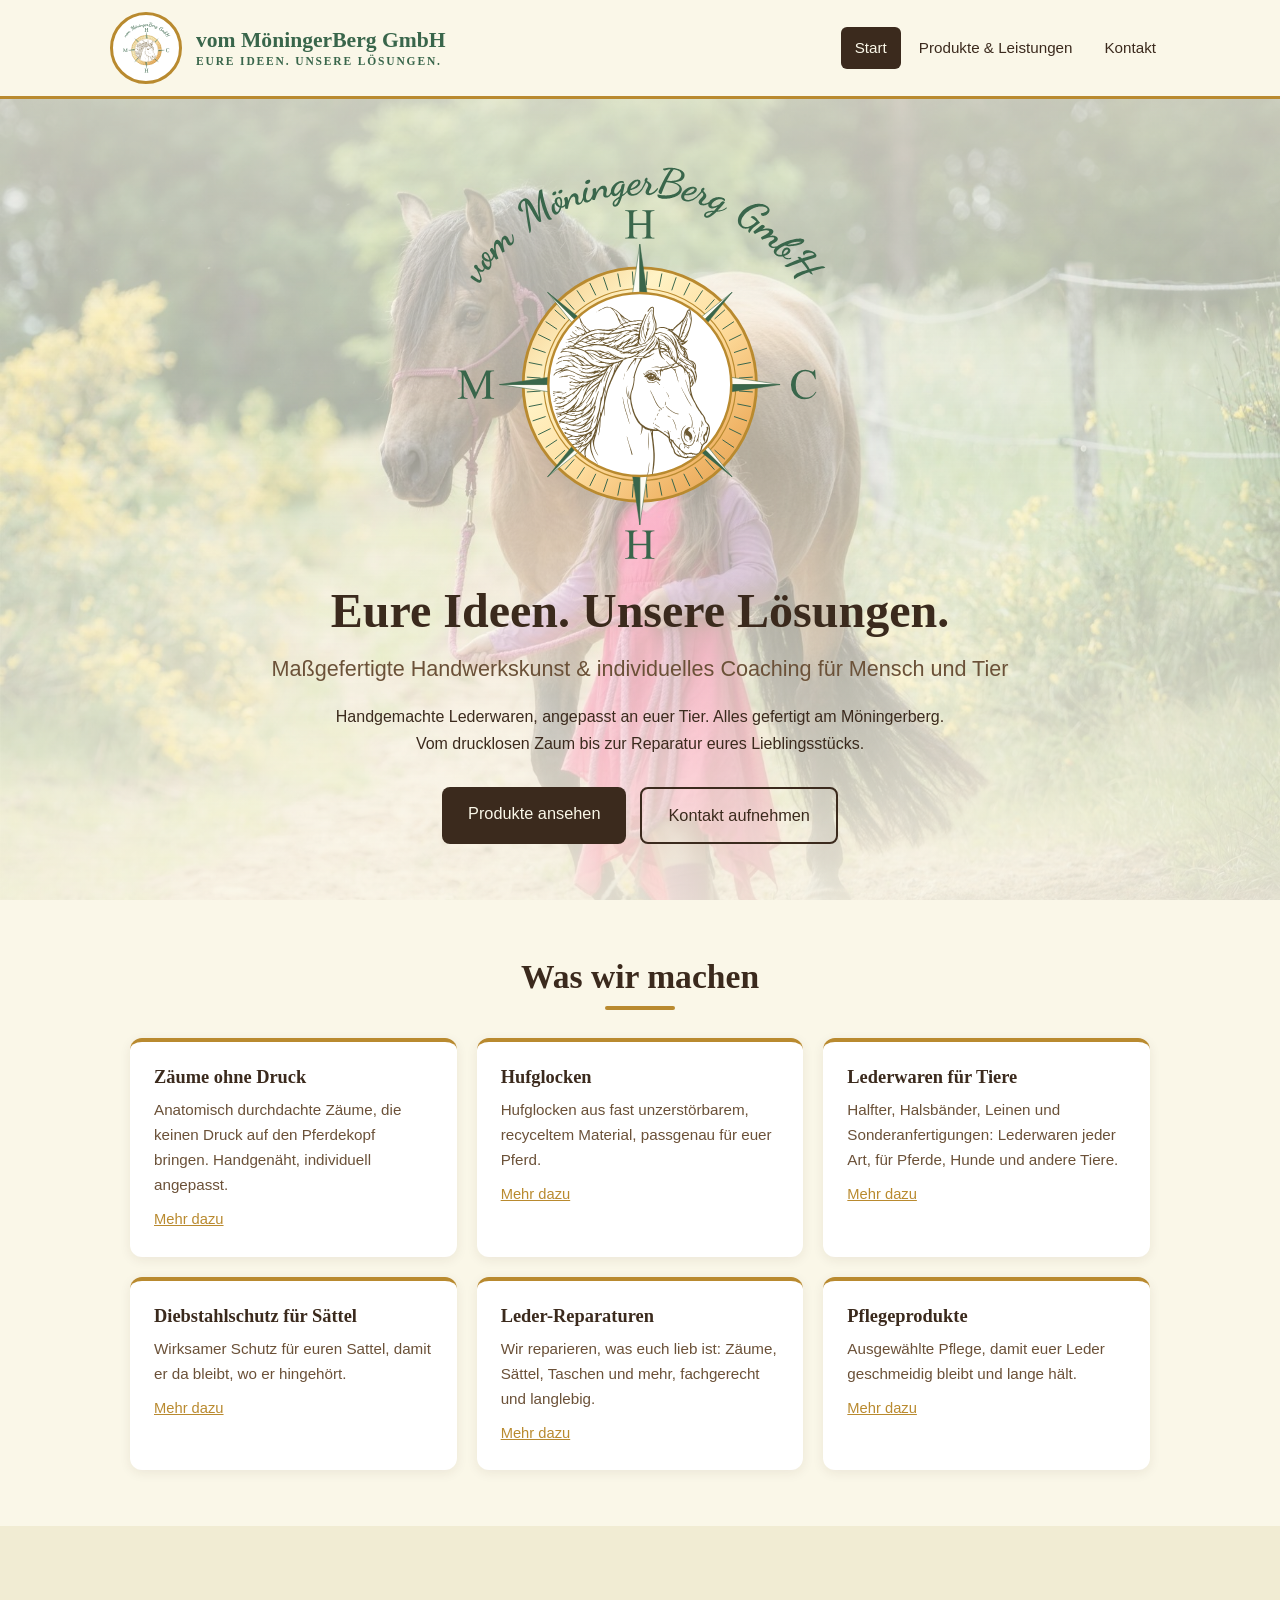
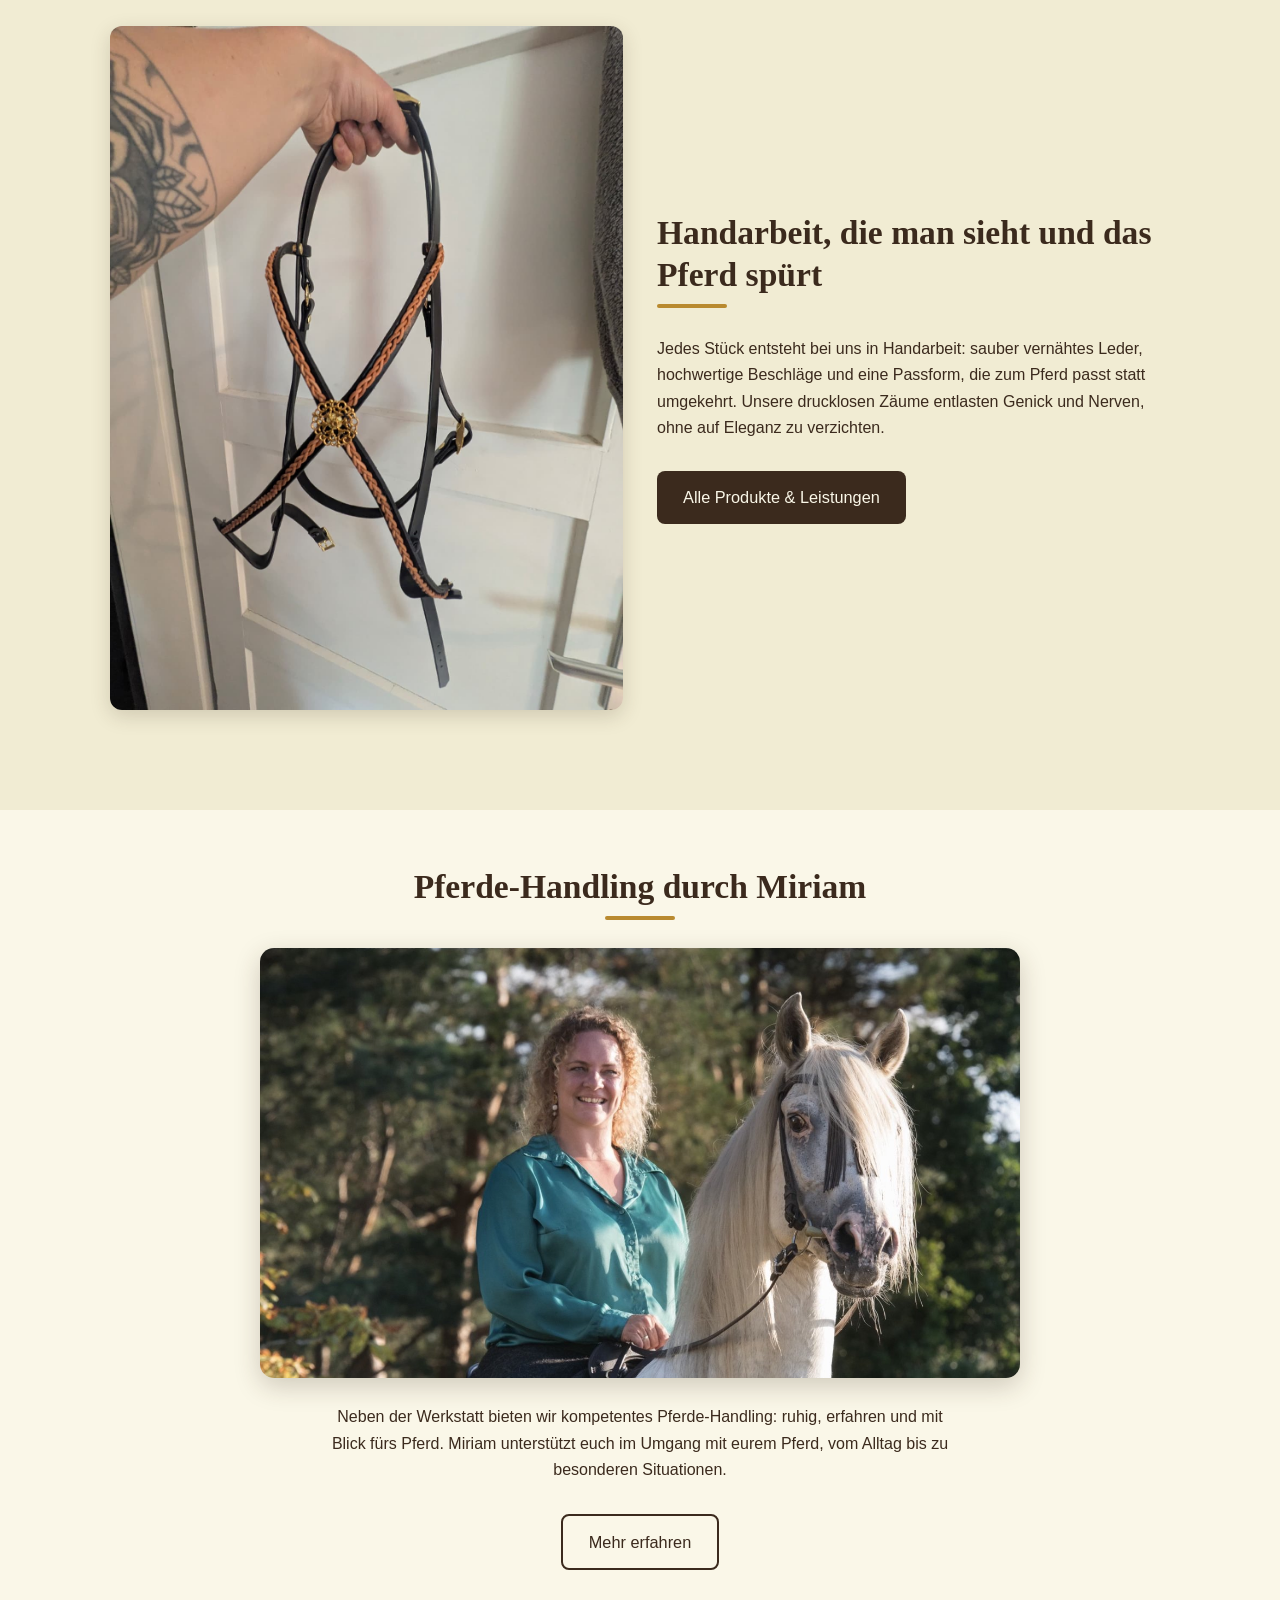
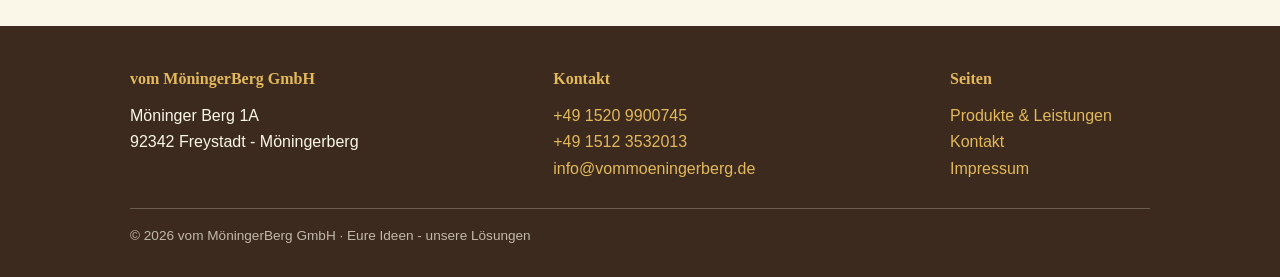
<file: index.html>
<!DOCTYPE html>
<html lang="de">
<head>
<meta charset="utf-8">
<meta name="viewport" content="width=device-width, initial-scale=1">
<title>vom MöningerBerg GmbH - Handgemachte Lederwaren rund um Pferd &amp; Mensch</title>
<meta name="description" content="Maßgefertigte Handwerkskunst und individuelles Coaching für Mensch und Tier: drucklose Zäume, Lederwaren, Reparaturen, Pflegeprodukte und Pferde-Handling. Alles gefertigt am Möningerberg.">
<link rel="stylesheet" href="style.css?v=12">
<link rel="canonical" href="https://www.vommoeningerberg.de/">
<link rel="icon" href="assets/favicon.ico" sizes="any">
<link rel="icon" type="image/png" href="assets/favicon.png">
<link rel="apple-touch-icon" href="assets/favicon.png">
<meta property="og:type" content="website">
<meta property="og:site_name" content="vom MöningerBerg GmbH">
<meta property="og:locale" content="de_DE">
<meta property="og:title" content="vom MöningerBerg GmbH - Handgemachte Lederwaren rund um Pferd &amp; Mensch">
<meta property="og:description" content="Maßgefertigte Handwerkskunst und individuelles Coaching für Mensch und Tier: drucklose Zäume, Lederwaren, Reparaturen, Pflegeprodukte und Pferde-Handling. Alles gefertigt am Möningerberg.">
<meta property="og:url" content="https://www.vommoeningerberg.de/">
<meta property="og:image" content="https://www.vommoeningerberg.de/assets/og-vorschau.jpg">
<meta property="og:image:width" content="1200">
<meta property="og:image:height" content="630">
<meta name="twitter:card" content="summary_large_image">
<meta name="twitter:title" content="vom MöningerBerg GmbH - Handgemachte Lederwaren rund um Pferd &amp; Mensch">
<meta name="twitter:description" content="Maßgefertigte Handwerkskunst und individuelles Coaching für Mensch und Tier: drucklose Zäume, Lederwaren, Reparaturen, Pflegeprodukte und Pferde-Handling. Alles gefertigt am Möningerberg.">
<meta name="twitter:image" content="https://www.vommoeningerberg.de/assets/og-vorschau.jpg">
<script type="application/ld+json">{"@context":"https://schema.org","@type":"Store","name":"vom MöningerBerg GmbH","image":"https://www.vommoeningerberg.de/assets/og-vorschau.jpg","url":"https://www.vommoeningerberg.de/","telephone":"+4915209900745","email":"info@vommoeningerberg.de","description":"Handgemachte Lederwaren rund ums Pferd: drucklose Zäume, Hufglocken, Lederwaren, Diebstahlschutz, Reparaturen und Pferde-Handling. Gefertigt am Möningerberg in Bayern.","address":{"@type":"PostalAddress","streetAddress":"Möninger Berg 1A","addressLocality":"Freystadt","postalCode":"92342","addressRegion":"Bayern","addressCountry":"DE"},"areaServed":"DE","founder":{"@type":"Person","name":"Miriam Thoma"}}</script>

</head>
<body>

<header class="site">
  <div class="wrap headbar">
    <div class="logo-badge" aria-hidden="true"></div>
    <a class="wordmark" href="index.html">vom MöningerBerg GmbH
      <small>Eure Ideen. Unsere Lösungen.</small>
    </a>
    <nav class="main">
      <a class="aktiv" href="index.html">Start</a>
      <a href="produkte.html">Produkte &amp; Leistungen</a>
      <a href="kontakt.html">Kontakt</a>
    </nav>
  </div>
</header>

<div class="hero">
  <img class="logo-karte" src="assets/logo-vmb.svg?v=6" alt="Logo der vom MöningerBerg GmbH: goldene Kompassrose mit gezeichnetem Pferdekopf in Sepia, dunkelgrünen Kompassspitzen, geschwungenem Schriftzug vom MöningerBerg GmbH und den Buchstaben M, H, H, C">
  <h1>Eure Ideen. Unsere Lösungen.</h1>
  <p class="claim">Maßgefertigte Handwerkskunst &amp; individuelles Coaching für Mensch und Tier</p>
  <p class="sub">Handgemachte Lederwaren, angepasst an euer Tier. Alles gefertigt am Möningerberg. Vom drucklosen Zaum bis zur Reparatur eures Lieblingsstücks.</p>
  <div class="knopfzeile">
    <a class="knopf voll" href="produkte.html">Produkte ansehen</a>
    <a class="knopf rand" href="kontakt.html">Kontakt aufnehmen</a>
  </div>
</div>

<section class="block">
  <div class="wrap">
    <div class="zentriert">
      <h2>Was wir machen</h2>
      <div class="goldlinie"></div>
    </div>
    <div class="karten">
      <div class="karte">
        <h3>Zäume ohne Druck</h3>
        <p>Anatomisch durchdachte Zäume, die keinen Druck auf den Pferdekopf bringen. Handgenäht, individuell angepasst.</p>
        <a class="mehr" href="produkte.html#zaeume">Mehr dazu</a>
      </div>
      <div class="karte">
        <h3>Hufglocken</h3>
        <p>Hufglocken aus fast unzerstörbarem, recyceltem Material, passgenau für euer Pferd.</p>
        <a class="mehr" href="produkte.html#hufglocken">Mehr dazu</a>
      </div>
      <div class="karte">
        <h3>Lederwaren für Tiere</h3>
        <p>Halfter, Halsbänder, Leinen und Sonderanfertigungen: Lederwaren jeder Art, für Pferde, Hunde und andere Tiere.</p>
        <a class="mehr" href="produkte.html#lederwaren">Mehr dazu</a>
      </div>
      <div class="karte">
        <h3>Diebstahlschutz für Sättel</h3>
        <p>Wirksamer Schutz für euren Sattel, damit er da bleibt, wo er hingehört.</p>
        <a class="mehr" href="produkte.html#diebstahlschutz">Mehr dazu</a>
      </div>
      <div class="karte">
        <h3>Leder-Reparaturen</h3>
        <p>Wir reparieren, was euch lieb ist: Zäume, Sättel, Taschen und mehr, fachgerecht und langlebig.</p>
        <a class="mehr" href="produkte.html#reparaturen">Mehr dazu</a>
      </div>
      <div class="karte">
        <h3>Pflegeprodukte</h3>
        <p>Ausgewählte Pflege, damit euer Leder geschmeidig bleibt und lange hält.</p>
        <a class="mehr" href="produkte.html#pflege">Mehr dazu</a>
      </div>
    </div>
  </div>
</section>

<section class="block dunkel">
  <div class="wrap produkt">
    <img src="assets/zaum-drucklos-2.jpg" alt="Handgefertigter Zaum aus schwarzem Leder mit geflochtenem Stirnband und goldener Zierrosette">
    <div>
      <h2>Handarbeit, die man sieht und das Pferd spürt</h2>
      <div class="goldlinie"></div>
      <p>Jedes Stück entsteht bei uns in Handarbeit: sauber vernähtes Leder, hochwertige Beschläge und eine Passform, die zum Pferd passt statt umgekehrt. Unsere drucklosen Zäume entlasten Genick und Nerven, ohne auf Eleganz zu verzichten.</p>
      <div class="knopfzeile" style="justify-content:flex-start">
        <a class="knopf voll" href="produkte.html">Alle Produkte &amp; Leistungen</a>
      </div>
    </div>
  </div>
</section>

<section class="block">
  <div class="wrap zentriert">
    <h2>Pferde-Handling durch Miriam</h2>
    <div class="goldlinie"></div>
    <img class="miriam-bild" src="assets/miriam-pferd.jpg" alt="Miriam Thoma im grünen Hemd neben einem hellen Andalusier-Pferd im Abendlicht">
    <p class="sub" style="max-width:640px;margin:0 auto">Neben der Werkstatt bieten wir kompetentes Pferde-Handling: ruhig, erfahren und mit Blick fürs Pferd. Miriam unterstützt euch im Umgang mit eurem Pferd, vom Alltag bis zu besonderen Situationen.</p>
    <div class="knopfzeile">
      <a class="knopf rand" href="produkte.html#handling">Mehr erfahren</a>
    </div>
  </div>
</section>

<footer class="site">
  <div class="wrap">
    <div class="fusszeilen">
      <div class="spalte">
        <h4>vom MöningerBerg GmbH</h4>
        <p>Möninger Berg 1A<br>92342 Freystadt - Möningerberg</p>
      </div>
      <div class="spalte">
        <h4>Kontakt</h4>
        <p><a href="tel:+4915209900745">+49 1520 9900745</a><br>
           <a href="tel:+4915123532013">+49 1512 3532013</a><br>
           <a href="mailto:info@vommoeningerberg.de">info@vommoeningerberg.de</a></p>
      </div>
      <div class="spalte">
        <h4>Seiten</h4>
        <p><a href="produkte.html">Produkte &amp; Leistungen</a><br>
           <a href="kontakt.html">Kontakt</a><br>
           <a href="impressum.html">Impressum</a></p>
      </div>
    </div>
    <p class="kleindruck">© 2026 vom MöningerBerg GmbH · Eure Ideen - unsere Lösungen</p>
  </div>
</footer>

</body>
</html>
</file>
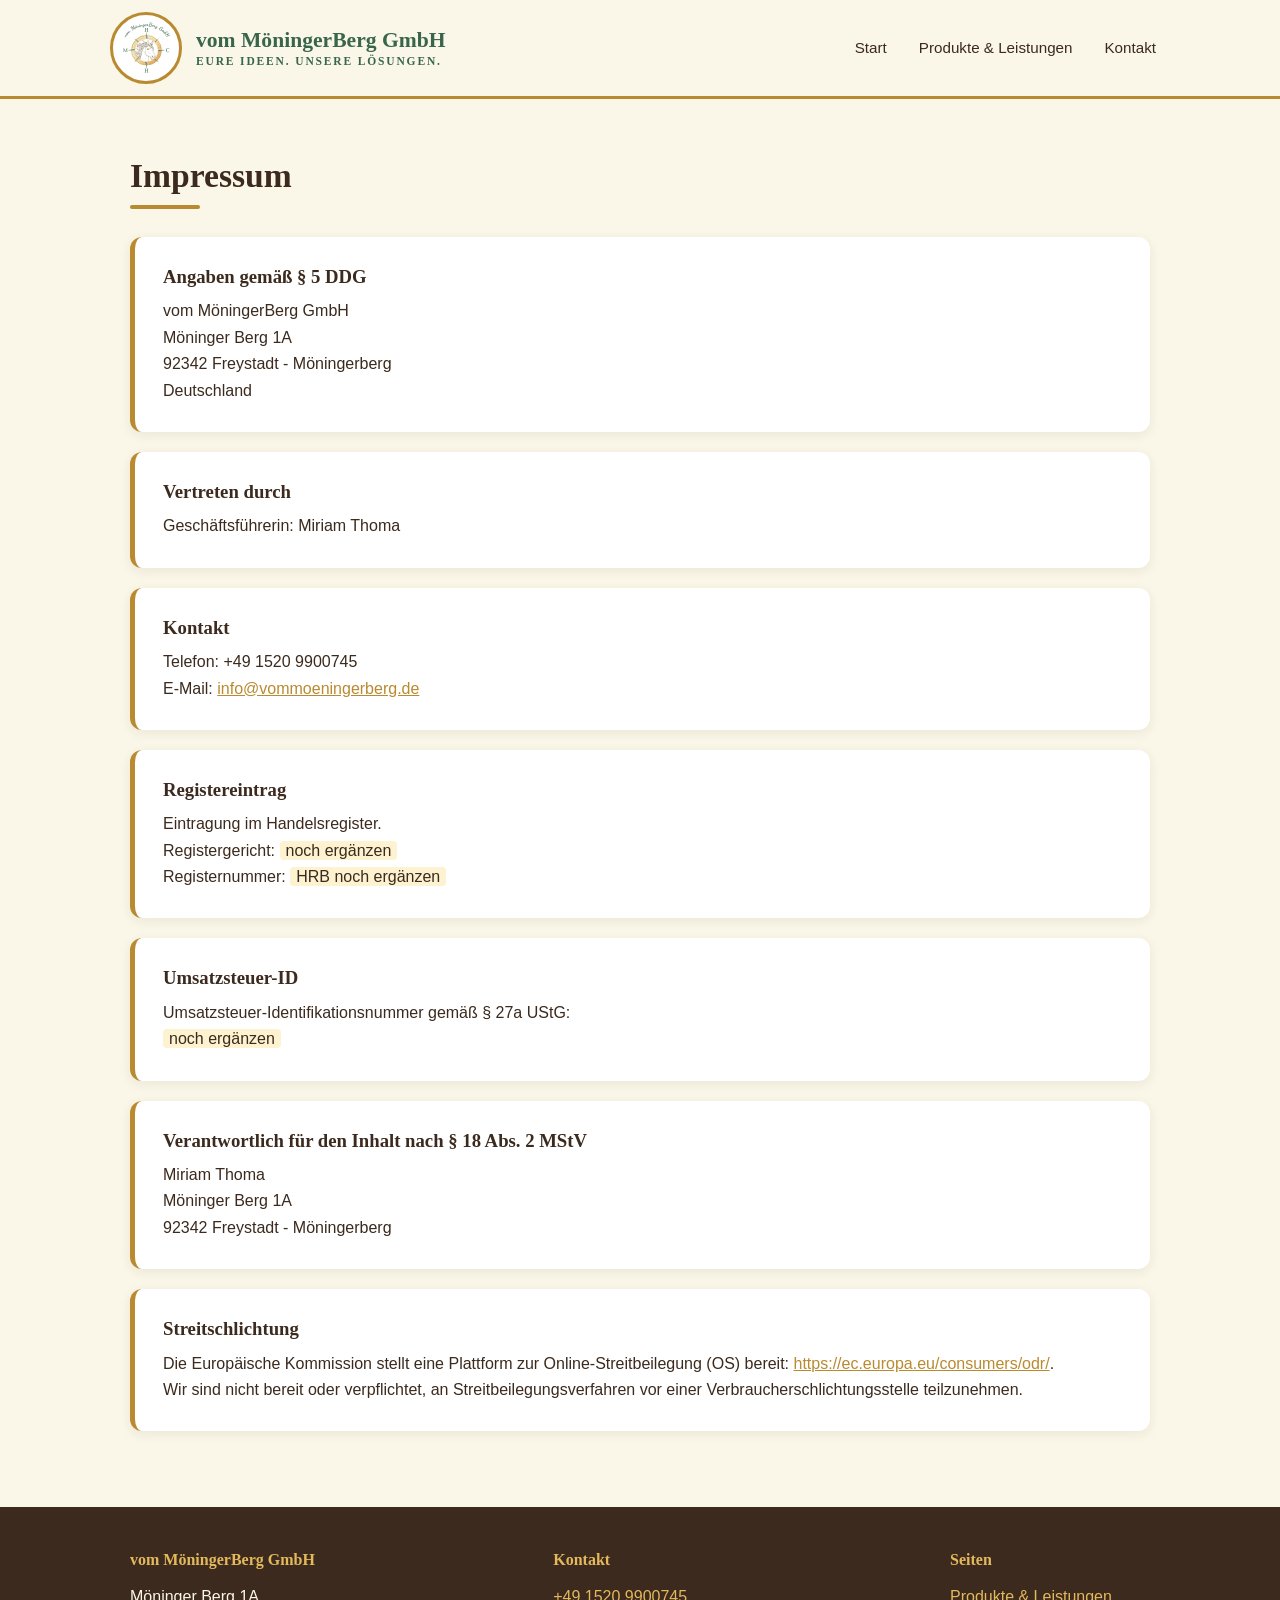
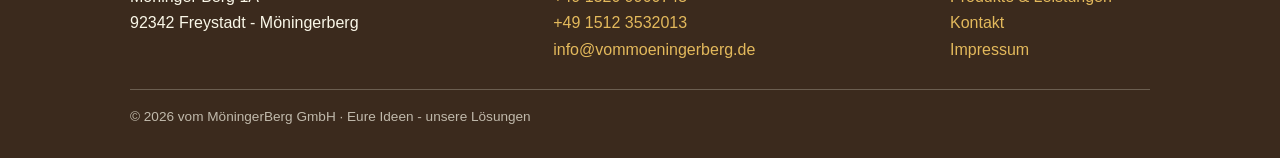
<file: impressum.html>
<!DOCTYPE html>
<html lang="de">
<head>
<meta charset="utf-8">
<meta name="viewport" content="width=device-width, initial-scale=1">
<title>Impressum - vom MöningerBerg GmbH</title>
<meta name="robots" content="noindex">
<link rel="stylesheet" href="style.css?v=12">
</head>
<body>

<header class="site">
  <div class="wrap headbar">
    <div class="logo-badge" aria-hidden="true"></div>
    <a class="wordmark" href="index.html">vom MöningerBerg GmbH
      <small>Eure Ideen. Unsere Lösungen.</small>
    </a>
    <nav class="main">
      <a href="index.html">Start</a>
      <a href="produkte.html">Produkte &amp; Leistungen</a>
      <a href="kontakt.html">Kontakt</a>
    </nav>
  </div>
</header>

<section class="block">
  <div class="wrap">
    <h2>Impressum</h2>
    <div class="goldlinie"></div>

    <div class="infokarte">
      <h3>Angaben gemäß § 5 DDG</h3>
      <p>vom MöningerBerg GmbH<br>
         Möninger Berg 1A<br>
         92342 Freystadt - Möningerberg<br>
         Deutschland</p>
    </div>

    <div class="infokarte">
      <h3>Vertreten durch</h3>
      <p>Geschäftsführerin: Miriam Thoma</p>
    </div>

    <div class="infokarte">
      <h3>Kontakt</h3>
      <p>Telefon: +49 1520 9900745<br>
         E-Mail: <a href="mailto:info@vommoeningerberg.de">info@vommoeningerberg.de</a></p>
    </div>

    <div class="infokarte">
      <h3>Registereintrag</h3>
      <p>Eintragung im Handelsregister.<br>
         Registergericht: <span class="platzhalter">noch ergänzen</span><br>
         Registernummer: <span class="platzhalter">HRB noch ergänzen</span></p>
    </div>

    <div class="infokarte">
      <h3>Umsatzsteuer-ID</h3>
      <p>Umsatzsteuer-Identifikationsnummer gemäß § 27a UStG:<br>
         <span class="platzhalter">noch ergänzen</span></p>
    </div>

    <div class="infokarte">
      <h3>Verantwortlich für den Inhalt nach § 18 Abs. 2 MStV</h3>
      <p>Miriam Thoma<br>Möninger Berg 1A<br>92342 Freystadt - Möningerberg</p>
    </div>

    <div class="infokarte">
      <h3>Streitschlichtung</h3>
      <p>Die Europäische Kommission stellt eine Plattform zur Online-Streitbeilegung (OS) bereit: <a href="https://ec.europa.eu/consumers/odr/" target="_blank" rel="noopener">https://ec.europa.eu/consumers/odr/</a>.<br>
      Wir sind nicht bereit oder verpflichtet, an Streitbeilegungsverfahren vor einer Verbraucherschlichtungsstelle teilzunehmen.</p>
    </div>
  </div>
</section>

<footer class="site">
  <div class="wrap">
    <div class="fusszeilen">
      <div class="spalte">
        <h4>vom MöningerBerg GmbH</h4>
        <p>Möninger Berg 1A<br>92342 Freystadt - Möningerberg</p>
      </div>
      <div class="spalte">
        <h4>Kontakt</h4>
        <p><a href="tel:+4915209900745">+49 1520 9900745</a><br>
           <a href="tel:+4915123532013">+49 1512 3532013</a><br>
           <a href="mailto:info@vommoeningerberg.de">info@vommoeningerberg.de</a></p>
      </div>
      <div class="spalte">
        <h4>Seiten</h4>
        <p><a href="produkte.html">Produkte &amp; Leistungen</a><br>
           <a href="kontakt.html">Kontakt</a><br>
           <a href="impressum.html">Impressum</a></p>
      </div>
    </div>
    <p class="kleindruck">© 2026 vom MöningerBerg GmbH · Eure Ideen - unsere Lösungen</p>
  </div>
</footer>

</body>
</html>
</file>
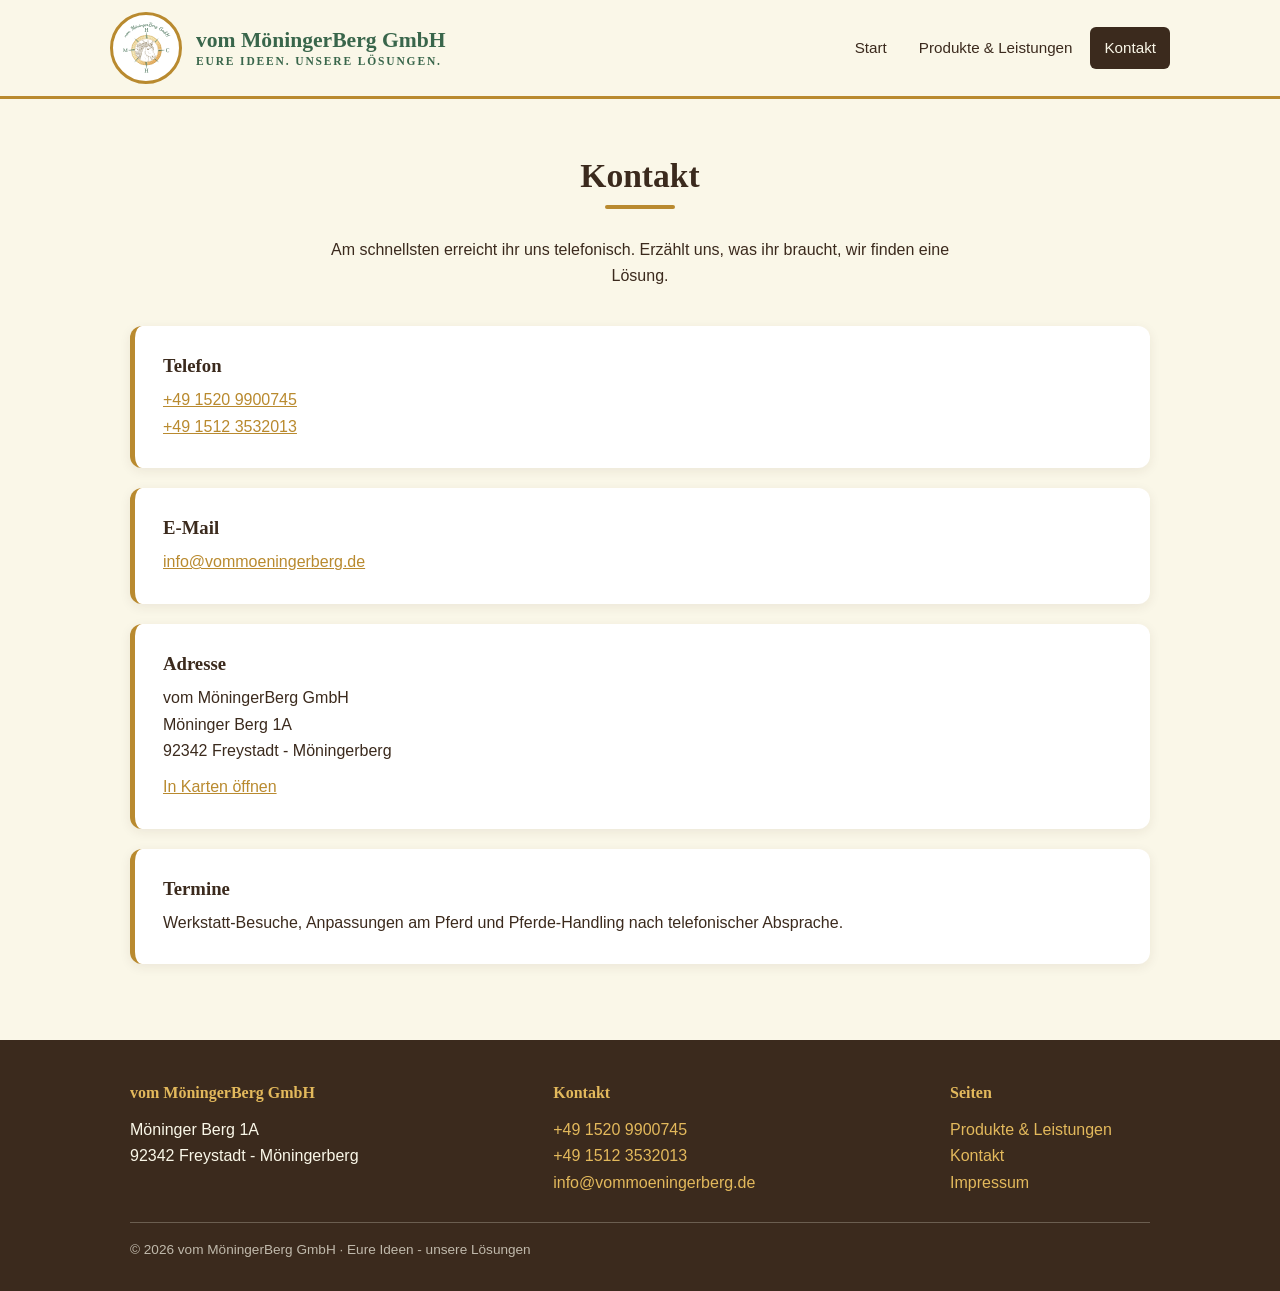
<file: kontakt.html>
<!DOCTYPE html>
<html lang="de">
<head>
<meta charset="utf-8">
<meta name="viewport" content="width=device-width, initial-scale=1">
<title>Kontakt - vom MöningerBerg GmbH</title>
<meta name="description" content="Kontakt zur vom MöningerBerg GmbH in Freystadt-Möningerberg: Telefon, Adresse und Anfahrt.">
<link rel="stylesheet" href="style.css?v=12">
<link rel="canonical" href="https://www.vommoeningerberg.de/kontakt.html">
<link rel="icon" href="assets/favicon.ico" sizes="any">
<link rel="icon" type="image/png" href="assets/favicon.png">
<link rel="apple-touch-icon" href="assets/favicon.png">
<meta property="og:type" content="website">
<meta property="og:site_name" content="vom MöningerBerg GmbH">
<meta property="og:locale" content="de_DE">
<meta property="og:title" content="Kontakt - vom MöningerBerg GmbH">
<meta property="og:description" content="Kontakt zur vom MöningerBerg GmbH in Freystadt-Möningerberg: Telefon, Adresse und Anfahrt.">
<meta property="og:url" content="https://www.vommoeningerberg.de/kontakt.html">
<meta property="og:image" content="https://www.vommoeningerberg.de/assets/og-vorschau.jpg">
<meta property="og:image:width" content="1200">
<meta property="og:image:height" content="630">
<meta name="twitter:card" content="summary_large_image">
<meta name="twitter:title" content="Kontakt - vom MöningerBerg GmbH">
<meta name="twitter:description" content="Kontakt zur vom MöningerBerg GmbH in Freystadt-Möningerberg: Telefon, Adresse und Anfahrt.">
<meta name="twitter:image" content="https://www.vommoeningerberg.de/assets/og-vorschau.jpg">

</head>
<body>

<header class="site">
  <div class="wrap headbar">
    <div class="logo-badge" aria-hidden="true"></div>
    <a class="wordmark" href="index.html">vom MöningerBerg GmbH
      <small>Eure Ideen. Unsere Lösungen.</small>
    </a>
    <nav class="main">
      <a href="index.html">Start</a>
      <a href="produkte.html">Produkte &amp; Leistungen</a>
      <a class="aktiv" href="kontakt.html">Kontakt</a>
    </nav>
  </div>
</header>

<section class="block">
  <div class="wrap">
    <div class="zentriert">
      <h2>Kontakt</h2>
      <div class="goldlinie"></div>
      <p class="sub" style="max-width:620px;margin:0 auto 36px">Am schnellsten erreicht ihr uns telefonisch. Erzählt uns, was ihr braucht, wir finden eine Lösung.</p>
    </div>

    <div class="infokarte">
      <h3>Telefon</h3>
      <p><a href="tel:+4915209900745">+49 1520 9900745</a><br>
         <a href="tel:+4915123532013">+49 1512 3532013</a></p>
    </div>

    <div class="infokarte">
      <h3>E-Mail</h3>
      <p><a href="mailto:info@vommoeningerberg.de">info@vommoeningerberg.de</a></p>
    </div>

    <div class="infokarte">
      <h3>Adresse</h3>
      <p>vom MöningerBerg GmbH<br>
         Möninger Berg 1A<br>
         92342 Freystadt - Möningerberg</p>
      <p style="margin-top:10px"><a href="https://maps.apple.com/?q=M%C3%B6ninger%20Berg%201A,%2092342%20Freystadt" target="_blank" rel="noopener">In Karten öffnen</a></p>
    </div>

    <div class="infokarte">
      <h3>Termine</h3>
      <p>Werkstatt-Besuche, Anpassungen am Pferd und Pferde-Handling nach telefonischer Absprache.</p>
    </div>
  </div>
</section>

<footer class="site">
  <div class="wrap">
    <div class="fusszeilen">
      <div class="spalte">
        <h4>vom MöningerBerg GmbH</h4>
        <p>Möninger Berg 1A<br>92342 Freystadt - Möningerberg</p>
      </div>
      <div class="spalte">
        <h4>Kontakt</h4>
        <p><a href="tel:+4915209900745">+49 1520 9900745</a><br>
           <a href="tel:+4915123532013">+49 1512 3532013</a><br>
           <a href="mailto:info@vommoeningerberg.de">info@vommoeningerberg.de</a></p>
      </div>
      <div class="spalte">
        <h4>Seiten</h4>
        <p><a href="produkte.html">Produkte &amp; Leistungen</a><br>
           <a href="kontakt.html">Kontakt</a><br>
           <a href="impressum.html">Impressum</a></p>
      </div>
    </div>
    <p class="kleindruck">© 2026 vom MöningerBerg GmbH · Eure Ideen - unsere Lösungen</p>
  </div>
</footer>

</body>
</html>
</file>
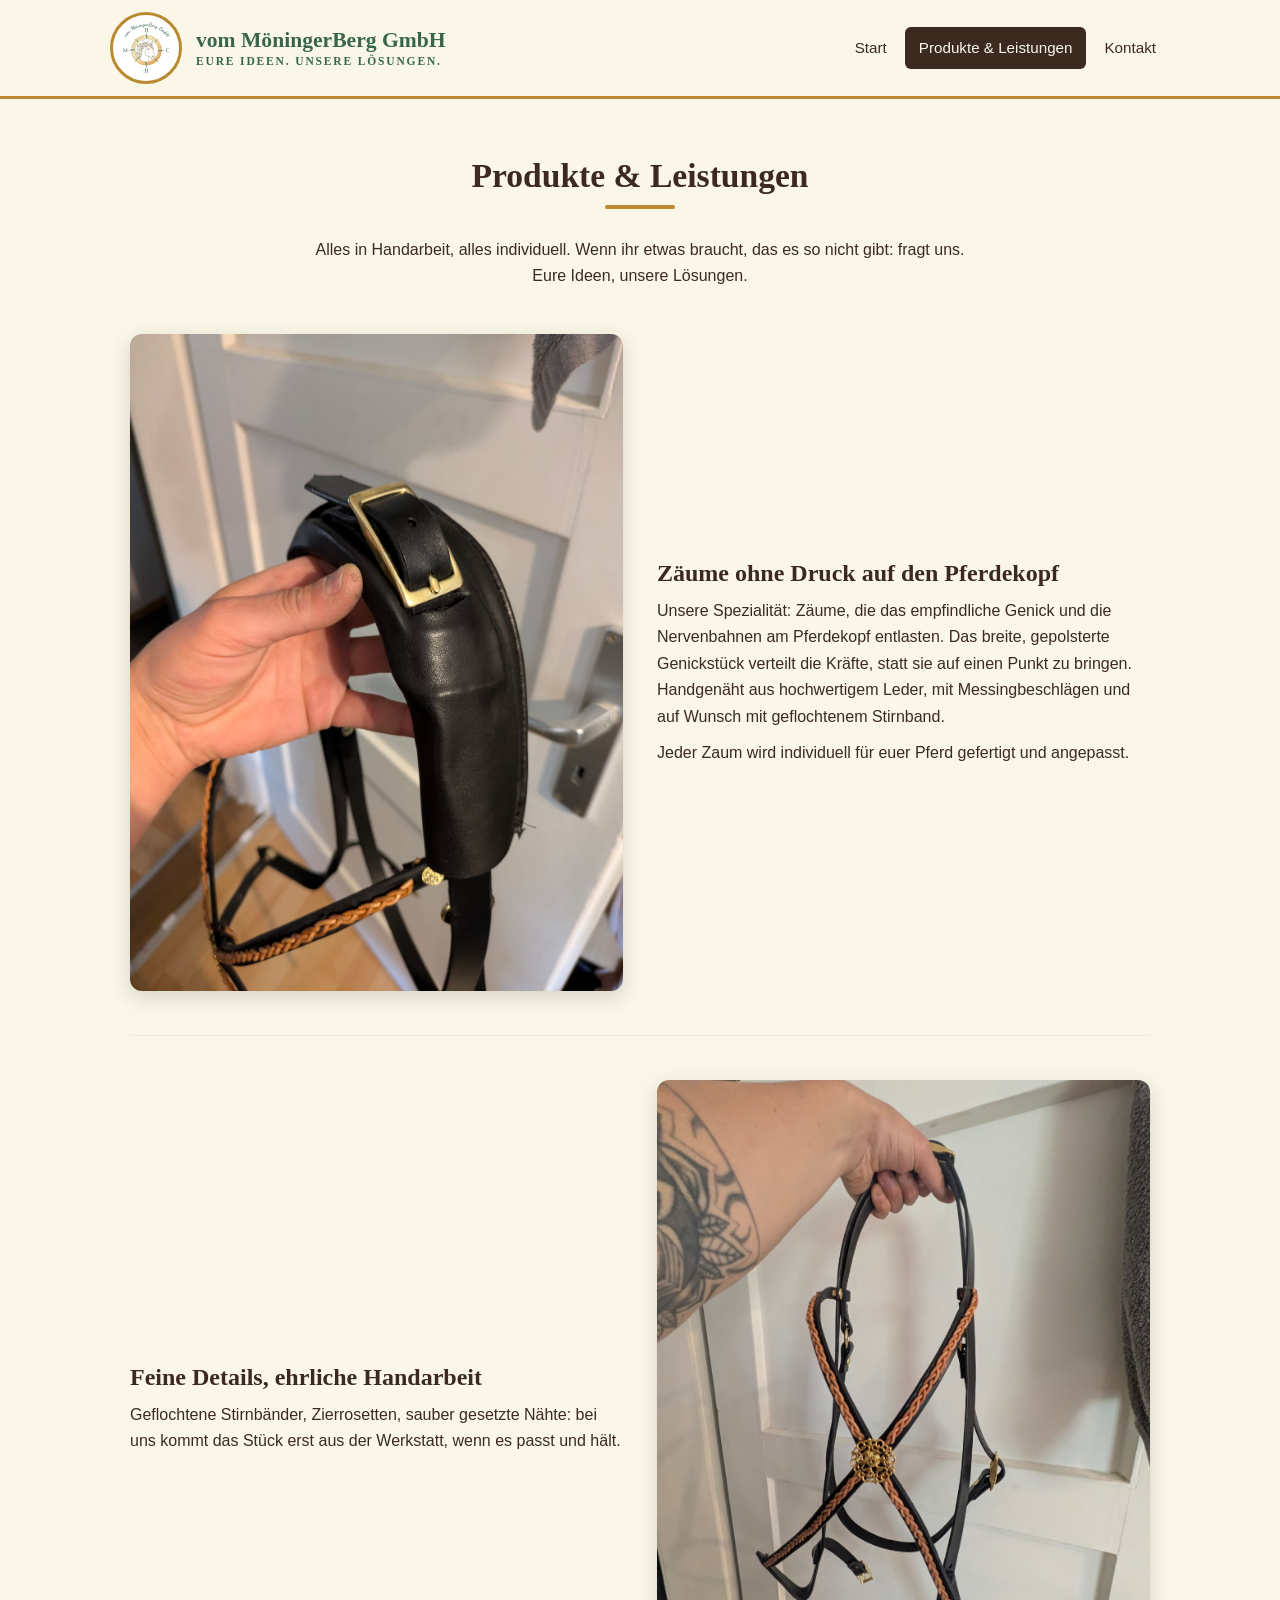
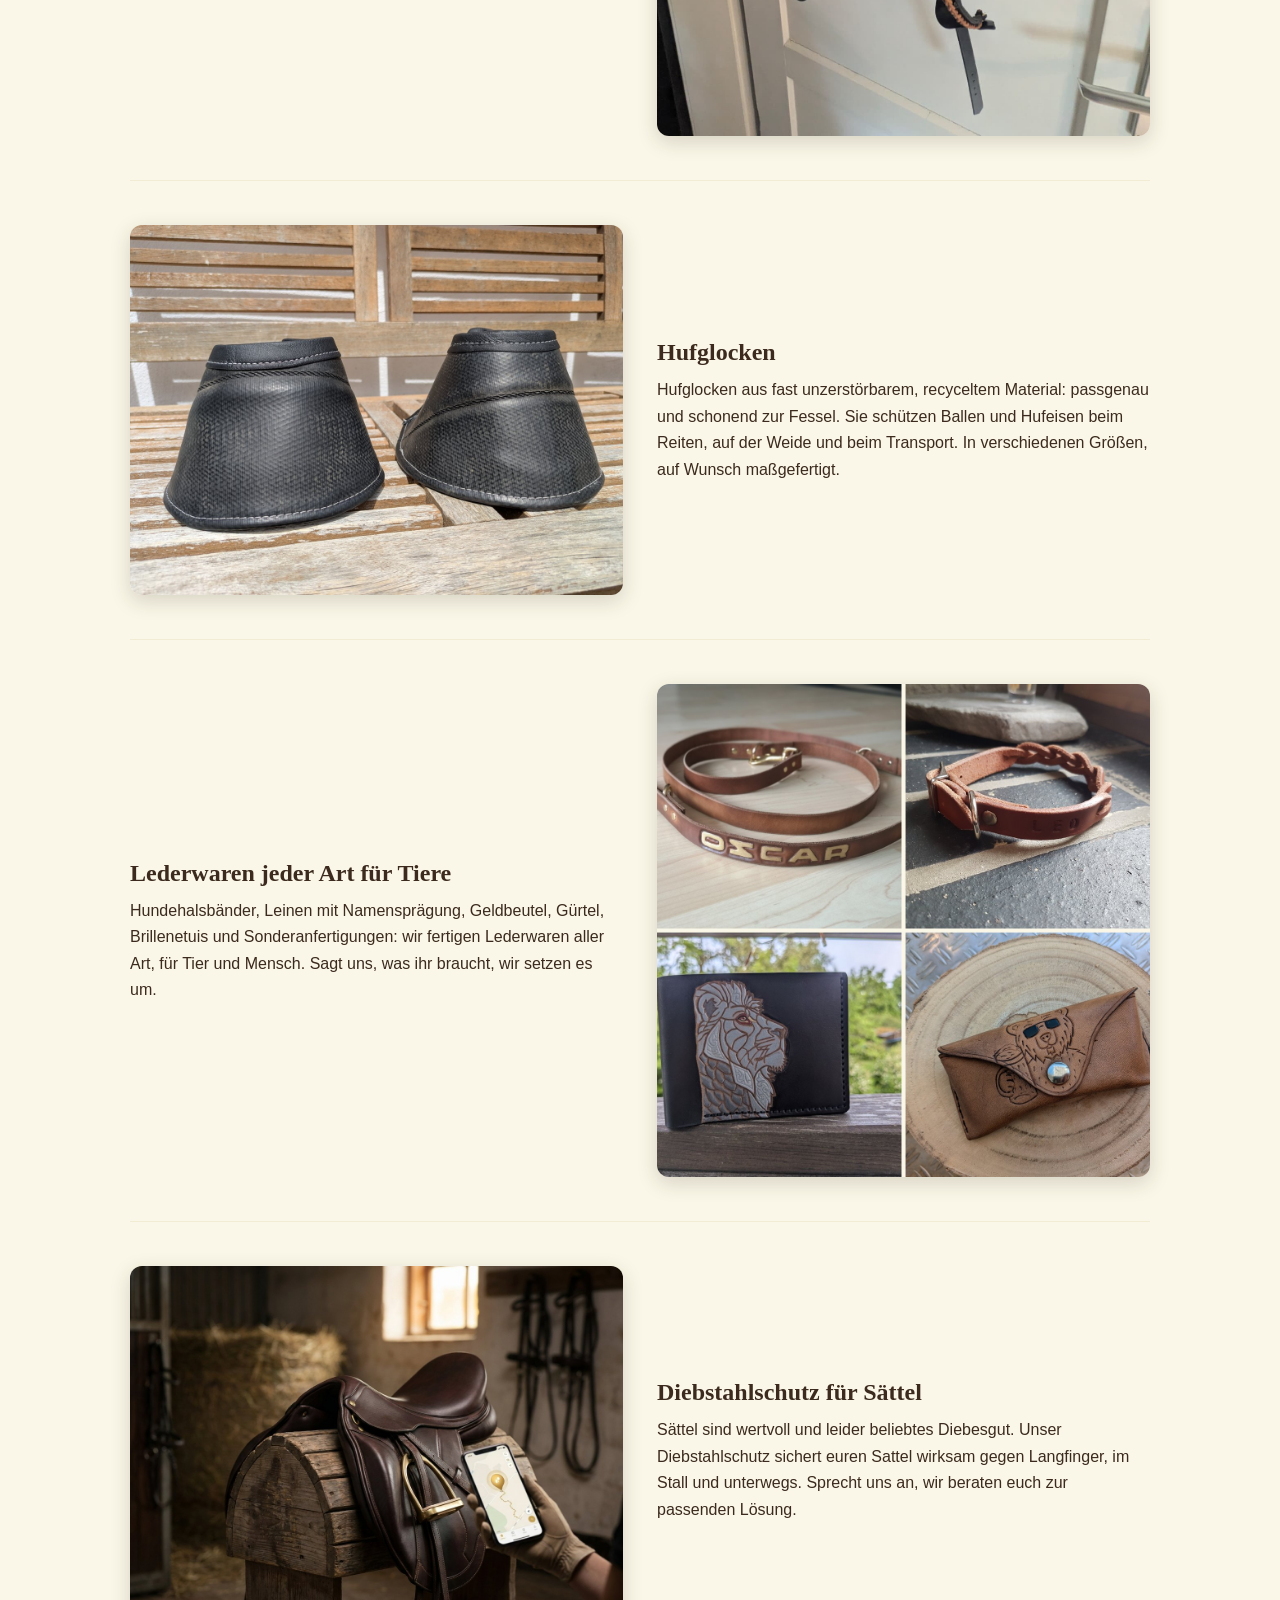
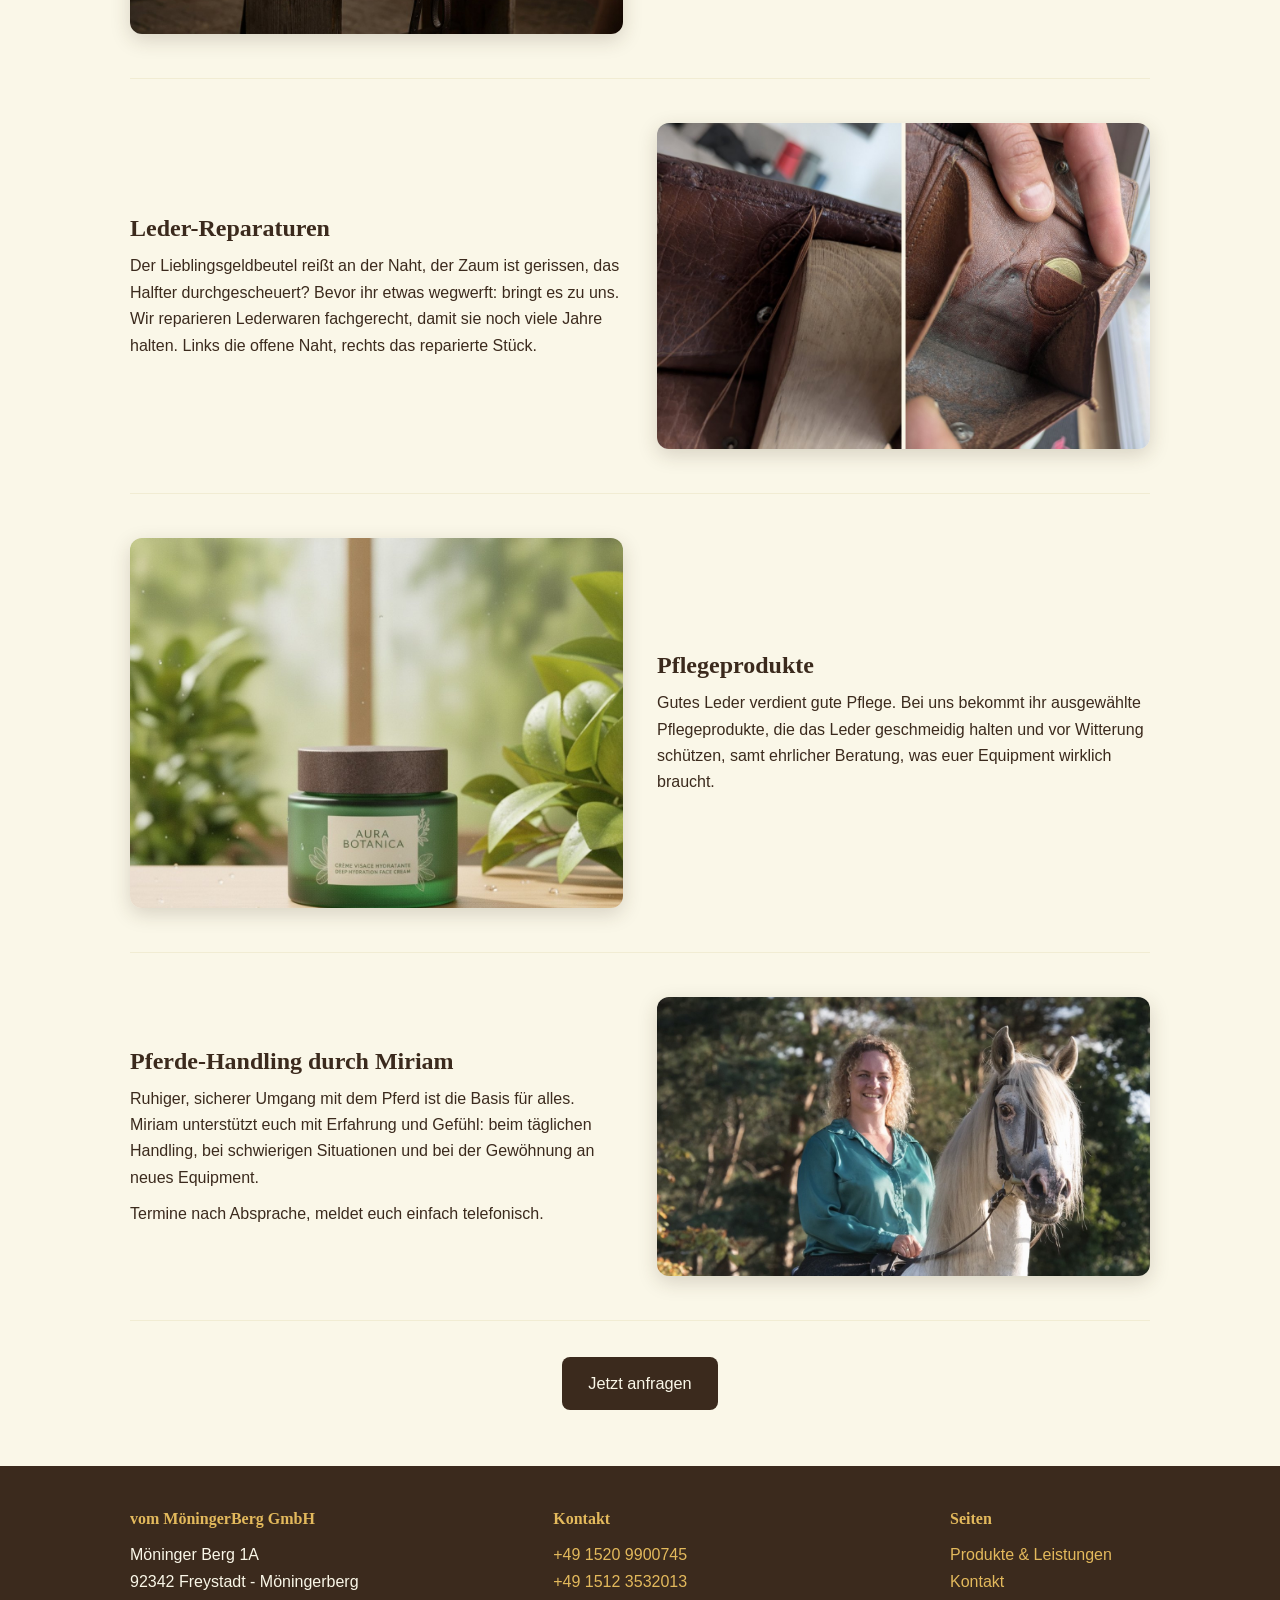
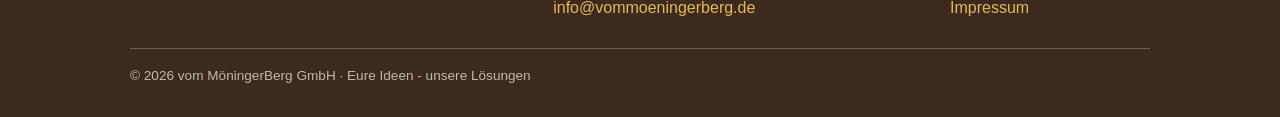
<file: produkte.html>
<!DOCTYPE html>
<html lang="de">
<head>
<meta charset="utf-8">
<meta name="viewport" content="width=device-width, initial-scale=1">
<title>Produkte &amp; Leistungen - vom MöningerBerg GmbH</title>
<meta name="description" content="Drucklose Zäume, Hufglocken, Lederwaren für Tiere, Diebstahlschutz für Sättel, Leder-Reparaturen, Pflegeprodukte und Pferde-Handling durch Miriam.">
<link rel="stylesheet" href="style.css?v=12">
<link rel="canonical" href="https://www.vommoeningerberg.de/produkte.html">
<link rel="icon" href="assets/favicon.ico" sizes="any">
<link rel="icon" type="image/png" href="assets/favicon.png">
<link rel="apple-touch-icon" href="assets/favicon.png">
<meta property="og:type" content="website">
<meta property="og:site_name" content="vom MöningerBerg GmbH">
<meta property="og:locale" content="de_DE">
<meta property="og:title" content="Produkte &amp; Leistungen - vom MöningerBerg GmbH">
<meta property="og:description" content="Drucklose Zäume, Hufglocken, Lederwaren für Tiere, Diebstahlschutz für Sättel, Leder-Reparaturen, Pflegeprodukte und Pferde-Handling durch Miriam.">
<meta property="og:url" content="https://www.vommoeningerberg.de/produkte.html">
<meta property="og:image" content="https://www.vommoeningerberg.de/assets/og-vorschau.jpg">
<meta property="og:image:width" content="1200">
<meta property="og:image:height" content="630">
<meta name="twitter:card" content="summary_large_image">
<meta name="twitter:title" content="Produkte &amp; Leistungen - vom MöningerBerg GmbH">
<meta name="twitter:description" content="Drucklose Zäume, Hufglocken, Lederwaren für Tiere, Diebstahlschutz für Sättel, Leder-Reparaturen, Pflegeprodukte und Pferde-Handling durch Miriam.">
<meta name="twitter:image" content="https://www.vommoeningerberg.de/assets/og-vorschau.jpg">

</head>
<body>

<header class="site">
  <div class="wrap headbar">
    <div class="logo-badge" aria-hidden="true"></div>
    <a class="wordmark" href="index.html">vom MöningerBerg GmbH
      <small>Eure Ideen. Unsere Lösungen.</small>
    </a>
    <nav class="main">
      <a href="index.html">Start</a>
      <a class="aktiv" href="produkte.html">Produkte &amp; Leistungen</a>
      <a href="kontakt.html">Kontakt</a>
    </nav>
  </div>
</header>

<section class="block">
  <div class="wrap">
    <div class="zentriert">
      <h2>Produkte &amp; Leistungen</h2>
      <div class="goldlinie"></div>
      <p class="sub" style="max-width:660px;margin:0 auto">Alles in Handarbeit, alles individuell. Wenn ihr etwas braucht, das es so nicht gibt: fragt uns. Eure Ideen, unsere Lösungen.</p>
    </div>

    <div class="produkt" id="zaeume">
      <img src="assets/zaum-drucklos-1.jpg" alt="Druckloser Zaum: gepolstertes, anatomisch geformtes Genickstück aus schwarzem Leder mit Messingschnalle">
      <div>
        <h3>Zäume ohne Druck auf den Pferdekopf</h3>
        <p>Unsere Spezialität: Zäume, die das empfindliche Genick und die Nervenbahnen am Pferdekopf entlasten. Das breite, gepolsterte Genickstück verteilt die Kräfte, statt sie auf einen Punkt zu bringen. Handgenäht aus hochwertigem Leder, mit Messingbeschlägen und auf Wunsch mit geflochtenem Stirnband.</p>
        <p style="margin-top:10px">Jeder Zaum wird individuell für euer Pferd gefertigt und angepasst.</p>
      </div>
    </div>

    <div class="produkt">
      <div>
        <h3>Feine Details, ehrliche Handarbeit</h3>
        <p>Geflochtene Stirnbänder, Zierrosetten, sauber gesetzte Nähte: bei uns kommt das Stück erst aus der Werkstatt, wenn es passt und hält.</p>
      </div>
      <img src="assets/zaum-drucklos-2.jpg" alt="Kompletter handgefertigter Zaum mit geflochtenem cognacfarbenem Stirnband und goldener Rosette">
    </div>

    <div class="produkt" id="hufglocken">
      <img src="assets/produkt-hufglocken.jpg" alt="Zwei robuste schwarze Hufglocken aus recyceltem Material auf einer Holzbank">
      <div>
        <h3>Hufglocken</h3>
        <p>Hufglocken aus fast unzerstörbarem, recyceltem Material: passgenau und schonend zur Fessel. Sie schützen Ballen und Hufeisen beim Reiten, auf der Weide und beim Transport. In verschiedenen Größen, auf Wunsch maßgefertigt.</p>
      </div>
    </div>

    <div class="produkt" id="lederwaren">
      <div>
        <h3>Lederwaren jeder Art für Tiere</h3>
        <p>Hundehalsbänder, Leinen mit Namensprägung, Geldbeutel, Gürtel, Brillenetuis und Sonderanfertigungen: wir fertigen Lederwaren aller Art, für Tier und Mensch. Sagt uns, was ihr braucht, wir setzen es um.</p>
      </div>
      <img src="assets/produkt-lederwaren.jpg" alt="Vier handgefertigte Lederwaren: Hundeleine mit Prägung Oscar, geflochtenes Halsband Leo, Geldbeutel mit Löwenmotiv und Brillenetui mit Bärmotiv">
    </div>

    <div class="produkt" id="diebstahlschutz">
      <img src="assets/diebstahlschutz-sattelsuche.jpg" alt="Lederner Sattel auf einem Sattelbock im Stall, daneben ein Smartphone mit Ortungskarte: der Sattel lässt sich bei Diebstahl wiederfinden">
      <div>
        <h3>Diebstahlschutz für Sättel</h3>
        <p>Sättel sind wertvoll und leider beliebtes Diebesgut. Unser Diebstahlschutz sichert euren Sattel wirksam gegen Langfinger, im Stall und unterwegs. Sprecht uns an, wir beraten euch zur passenden Lösung.</p>
      </div>
    </div>

    <div class="produkt" id="reparaturen">
      <div>
        <h3>Leder-Reparaturen</h3>
        <p>Der Lieblingsgeldbeutel reißt an der Naht, der Zaum ist gerissen, das Halfter durchgescheuert? Bevor ihr etwas wegwerft: bringt es zu uns. Wir reparieren Lederwaren fachgerecht, damit sie noch viele Jahre halten. Links die offene Naht, rechts das reparierte Stück.</p>
      </div>
      <img src="assets/produkt-reparatur.jpg" alt="Vorher-Nachher einer Geldbeutel-Reparatur: links die aufgetrennte Naht, rechts der fertig reparierte braune Geldbeutel">
    </div>

    <div class="produkt" id="pflege">
      <img src="assets/produkt-pflege.jpg" alt="Pflegeprodukt im grünen Glastiegel mit Holzdeckel vor grünen Blättern">
      <div>
        <h3>Pflegeprodukte</h3>
        <p>Gutes Leder verdient gute Pflege. Bei uns bekommt ihr ausgewählte Pflegeprodukte, die das Leder geschmeidig halten und vor Witterung schützen, samt ehrlicher Beratung, was euer Equipment wirklich braucht.</p>
      </div>
    </div>

    <div class="produkt" id="handling">
      <div>
        <h3>Pferde-Handling durch Miriam</h3>
        <p>Ruhiger, sicherer Umgang mit dem Pferd ist die Basis für alles. Miriam unterstützt euch mit Erfahrung und Gefühl: beim täglichen Handling, bei schwierigen Situationen und bei der Gewöhnung an neues Equipment.</p>
        <p style="margin-top:10px">Termine nach Absprache, meldet euch einfach telefonisch.</p>
      </div>
      <img src="assets/miriam-pferd.jpg" alt="Miriam Thoma im grünen Hemd neben einem hellen Andalusier-Pferd im Abendlicht">
    </div>

    <div class="zentriert" style="margin-top:36px">
      <a class="knopf voll" href="kontakt.html">Jetzt anfragen</a>
    </div>
  </div>
</section>

<footer class="site">
  <div class="wrap">
    <div class="fusszeilen">
      <div class="spalte">
        <h4>vom MöningerBerg GmbH</h4>
        <p>Möninger Berg 1A<br>92342 Freystadt - Möningerberg</p>
      </div>
      <div class="spalte">
        <h4>Kontakt</h4>
        <p><a href="tel:+4915209900745">+49 1520 9900745</a><br>
           <a href="tel:+4915123532013">+49 1512 3532013</a><br>
           <a href="mailto:info@vommoeningerberg.de">info@vommoeningerberg.de</a></p>
      </div>
      <div class="spalte">
        <h4>Seiten</h4>
        <p><a href="produkte.html">Produkte &amp; Leistungen</a><br>
           <a href="kontakt.html">Kontakt</a><br>
           <a href="impressum.html">Impressum</a></p>
      </div>
    </div>
    <p class="kleindruck">© 2026 vom MöningerBerg GmbH · Eure Ideen - unsere Lösungen</p>
  </div>
</footer>

</body>
</html>
</file>
<file: style.css>
/* vom MöningerBerg GmbH - Farbwelt nach Flyer: Creme, Dunkelbraun, Gold */
:root {
  --creme: #faf7e8;
  --creme-dunkel: #f1ecd3;
  --braun: #3b2a1d;
  --braun-hell: #6b5138;
  --gold: #b98a2f;
  --gold-hell: #e3b95c;
  --gruen: #39664b;
  --weiss: #ffffff;
}

* { margin: 0; padding: 0; box-sizing: border-box; }

body {
  background: var(--creme);
  color: var(--braun);
  font-family: "Avenir Next", "Segoe UI", Helvetica, Arial, sans-serif;
  line-height: 1.65;
}

h1, h2, h3, .wordmark {
  font-family: Georgia, "Times New Roman", serif;
  font-weight: 600;
  line-height: 1.25;
}

a { color: var(--gold); }

.wrap { max-width: 1060px; margin: 0 auto; padding: 0 20px; }

/* Kopfzeile */
header.site {
  background: var(--creme);
  border-bottom: 3px solid var(--gold);
  position: sticky; top: 0; z-index: 10;
}
.headbar { display: flex; align-items: center; gap: 14px; padding: 12px 0; flex-wrap: wrap; }
.logo-badge {
  width: 72px; height: 72px; border-radius: 50%;
  border: 3px solid var(--gold);
  background: var(--weiss) url("assets/logo-vmb.svg?v=6") center/74% no-repeat;
  flex-shrink: 0;
}
.wordmark { font-size: 1.35rem; color: var(--gruen); text-decoration: none; }
.wordmark small { display: block; font-size: 0.72rem; letter-spacing: 0.16em; text-transform: uppercase; color: var(--gruen); font-family: inherit; }
nav.main { margin-left: auto; display: flex; gap: 4px; flex-wrap: wrap; }
nav.main a {
  color: var(--braun); text-decoration: none; font-size: 0.95rem;
  padding: 8px 14px; border-radius: 6px;
}
nav.main a:hover { background: var(--creme-dunkel); }
nav.main a.aktiv { background: var(--braun); color: var(--creme); }

/* Held-Bereich: Tamino als dezenter Hintergrund hinter Creme-Schleier */
.hero {
  text-align: center;
  padding: 64px 20px 56px;
  background:
    linear-gradient(rgba(250, 247, 232, 0.78), rgba(250, 247, 232, 0.6) 45%, rgba(250, 247, 232, 0.86)),
    url("assets/tamino-hintergrund.jpg?v=2") center 28%/cover no-repeat;
}
.hero .logo-karte {
  display: block;
  width: min(380px, 78vw); height: auto;
  margin: 0 auto 18px;
}
.hero h1 { font-size: clamp(1.9rem, 5vw, 3rem); }
.hero .claim { font-size: clamp(1.05rem, 2.6vw, 1.35rem); color: var(--braun-hell); margin-top: 10px; }
.hero .sub { max-width: 620px; margin: 18px auto 0; }

.knopfzeile { margin-top: 30px; display: flex; gap: 14px; justify-content: center; flex-wrap: wrap; }
.knopf {
  display: inline-block; text-decoration: none; border-radius: 8px;
  padding: 13px 26px; font-size: 1.02rem;
}
.knopf.voll { background: var(--braun); color: var(--creme); }
.knopf.voll:hover { background: var(--braun-hell); }
.knopf.rand { border: 2px solid var(--braun); color: var(--braun); }
.knopf.rand:hover { background: var(--creme-dunkel); }

/* Abschnitte */
section.block { padding: 56px 0; }
section.block.dunkel { background: var(--creme-dunkel); }
.block h2 { font-size: clamp(1.5rem, 3.5vw, 2.1rem); margin-bottom: 8px; }
.goldlinie { width: 70px; height: 4px; background: var(--gold); border-radius: 2px; margin: 0 0 28px; }
.miriam-bild {
  display: block; width: min(760px, 100%); height: auto;
  margin: 0 auto 26px; border-radius: 14px;
  box-shadow: 0 8px 26px rgba(59, 42, 29, 0.22);
}
.zentriert { text-align: center; }
.zentriert .goldlinie { margin-left: auto; margin-right: auto; }

/* Produkt-Karten */
.karten { display: grid; grid-template-columns: repeat(auto-fit, minmax(250px, 1fr)); gap: 20px; }
.karte {
  background: var(--weiss); border-radius: 12px; padding: 24px;
  border-top: 4px solid var(--gold);
  box-shadow: 0 3px 12px rgba(59, 42, 29, 0.08);
}
.karte h3 { margin-bottom: 8px; font-size: 1.15rem; }
.karte p { font-size: 0.95rem; color: var(--braun-hell); }
.karte a.mehr { display: inline-block; margin-top: 10px; font-size: 0.92rem; }

/* Produktseite */
.produkt { display: grid; grid-template-columns: 1fr 1fr; gap: 34px; align-items: center; padding: 44px 0; border-bottom: 1px solid var(--creme-dunkel); }
.produkt:last-child { border-bottom: none; }
.produkt img { width: 100%; border-radius: 12px; box-shadow: 0 6px 20px rgba(59, 42, 29, 0.18); }
.produkt .foto-fehlt {
  border-radius: 12px; border: 2px dashed var(--gold);
  min-height: 220px; display: flex; align-items: center; justify-content: center;
  color: var(--braun-hell); font-size: 0.95rem; text-align: center; padding: 20px;
  background: var(--weiss);
}
.produkt h3 { font-size: 1.5rem; margin-bottom: 10px; }
@media (max-width: 720px) { .produkt { grid-template-columns: 1fr; } }

/* Kontakt + Impressum */
.infokarte {
  background: var(--weiss); border-radius: 12px; padding: 28px;
  border-left: 5px solid var(--gold); margin-bottom: 20px;
  box-shadow: 0 3px 12px rgba(59, 42, 29, 0.08);
}
.infokarte h3 { margin-bottom: 10px; }
.platzhalter { background: #fdf3d1; border-radius: 4px; padding: 1px 6px; }

/* Fußzeile */
footer.site {
  background: var(--braun); color: var(--creme);
  padding: 40px 0 30px; margin-top: 0;
}
footer.site a { color: var(--gold-hell); text-decoration: none; }
footer.site a:hover { text-decoration: underline; }
.fusszeilen { display: flex; gap: 40px; flex-wrap: wrap; justify-content: space-between; }
.fusszeilen .spalte { min-width: 200px; }
.fusszeilen h4 { font-family: Georgia, serif; margin-bottom: 10px; color: var(--gold-hell); }
.kleindruck { margin-top: 26px; padding-top: 16px; border-top: 1px solid rgba(250, 247, 232, 0.25); font-size: 0.85rem; color: rgba(250, 247, 232, 0.7); }
</file>
